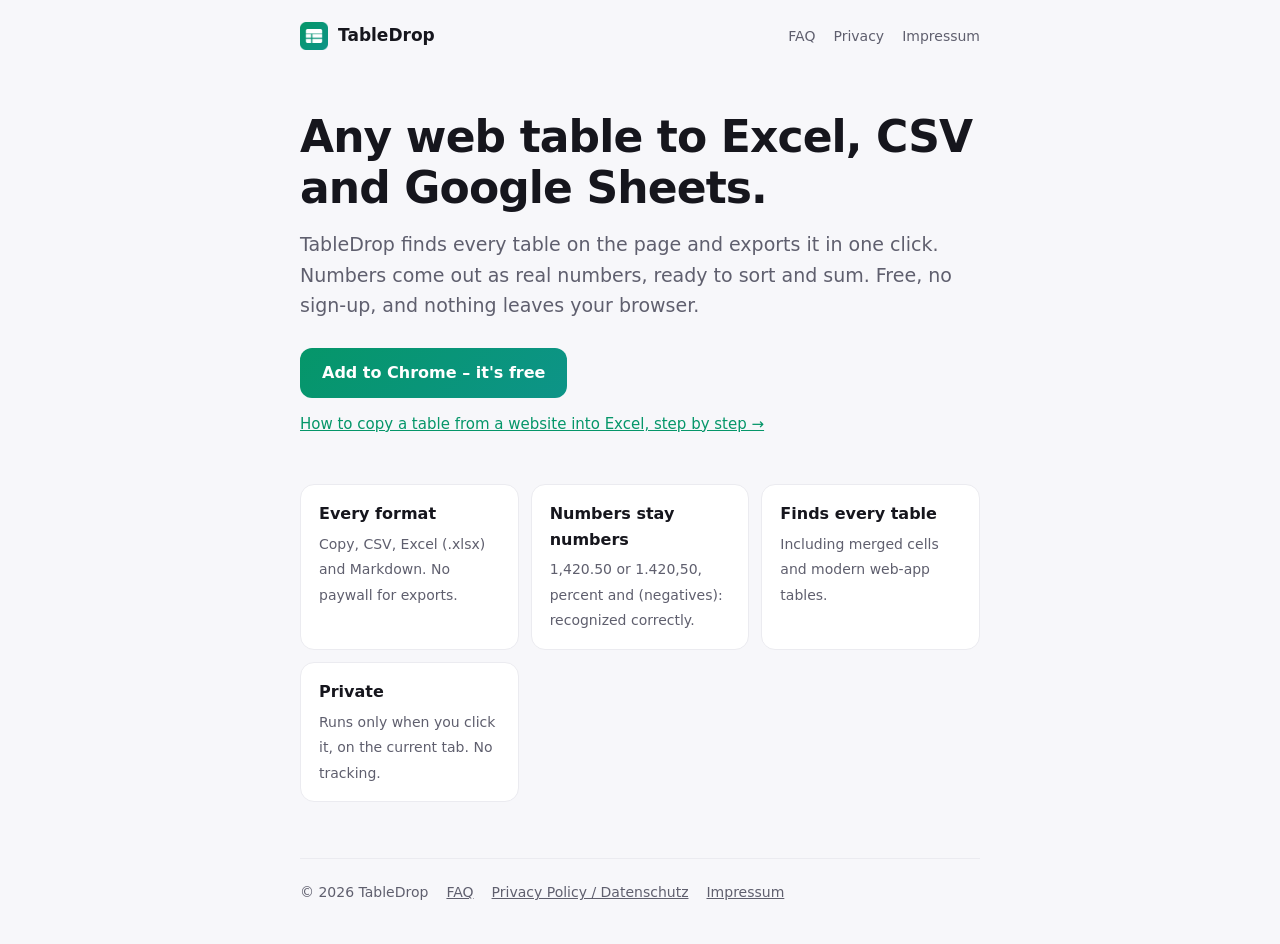
<file: index.html>
<!doctype html>
<html lang="en">
<head>
  <meta charset="utf-8">
  <meta name="viewport" content="width=device-width, initial-scale=1">
  <title>TableDrop – Export Web Tables to Excel, CSV &amp; Google Sheets</title>
  <meta name="description" content="Free Chrome extension: copy or export any table on a web page to Excel, CSV, Google Sheets or Markdown in one click. Numbers stay numbers. No sign-up.">
  <link rel="icon" href="icon.png">
  <link rel="stylesheet" href="style.css">
</head>
<body>
  <div class="wrap">
    <nav>
      <a class="brand" href="./"><img src="icon.png" alt="">TableDrop</a>
      <div class="links"><a href="faq.html">FAQ</a><a href="privacy.html">Privacy</a><a href="impressum.html">Impressum</a></div>
    </nav>

    <h1>Any web table to Excel, CSV and Google Sheets.</h1>
    <p class="lead">TableDrop finds every table on the page and exports it in one click. Numbers come out as real numbers, ready to sort and sum. Free, no sign-up, and nothing leaves your browser.</p>
    <a class="cta" href="https://chromewebstore.google.com/detail/hjachfobdpehiepppnnbpfjkfhcamkgc">Add to Chrome – it's free</a>
    <p class="muted" style="margin-top:14px;font-size:15px"><a href="faq.html">How to copy a table from a website into Excel, step by step →</a></p>

    <div class="features">
      <div class="feature"><strong>Every format</strong><span>Copy, CSV, Excel (.xlsx) and Markdown. No paywall for exports.</span></div>
      <div class="feature"><strong>Numbers stay numbers</strong><span>1,420.50 or 1.420,50, percent and (negatives): recognized correctly.</span></div>
      <div class="feature"><strong>Finds every table</strong><span>Including merged cells and modern web-app tables.</span></div>
      <div class="feature"><strong>Private</strong><span>Runs only when you click it, on the current tab. No tracking.</span></div>
    </div>

    <footer>
      <span>© 2026 TableDrop</span>
      <a href="faq.html">FAQ</a>
      <a href="privacy.html">Privacy Policy / Datenschutz</a>
      <a href="impressum.html">Impressum</a>
    </footer>
  </div>
</body>
</html>
</file>
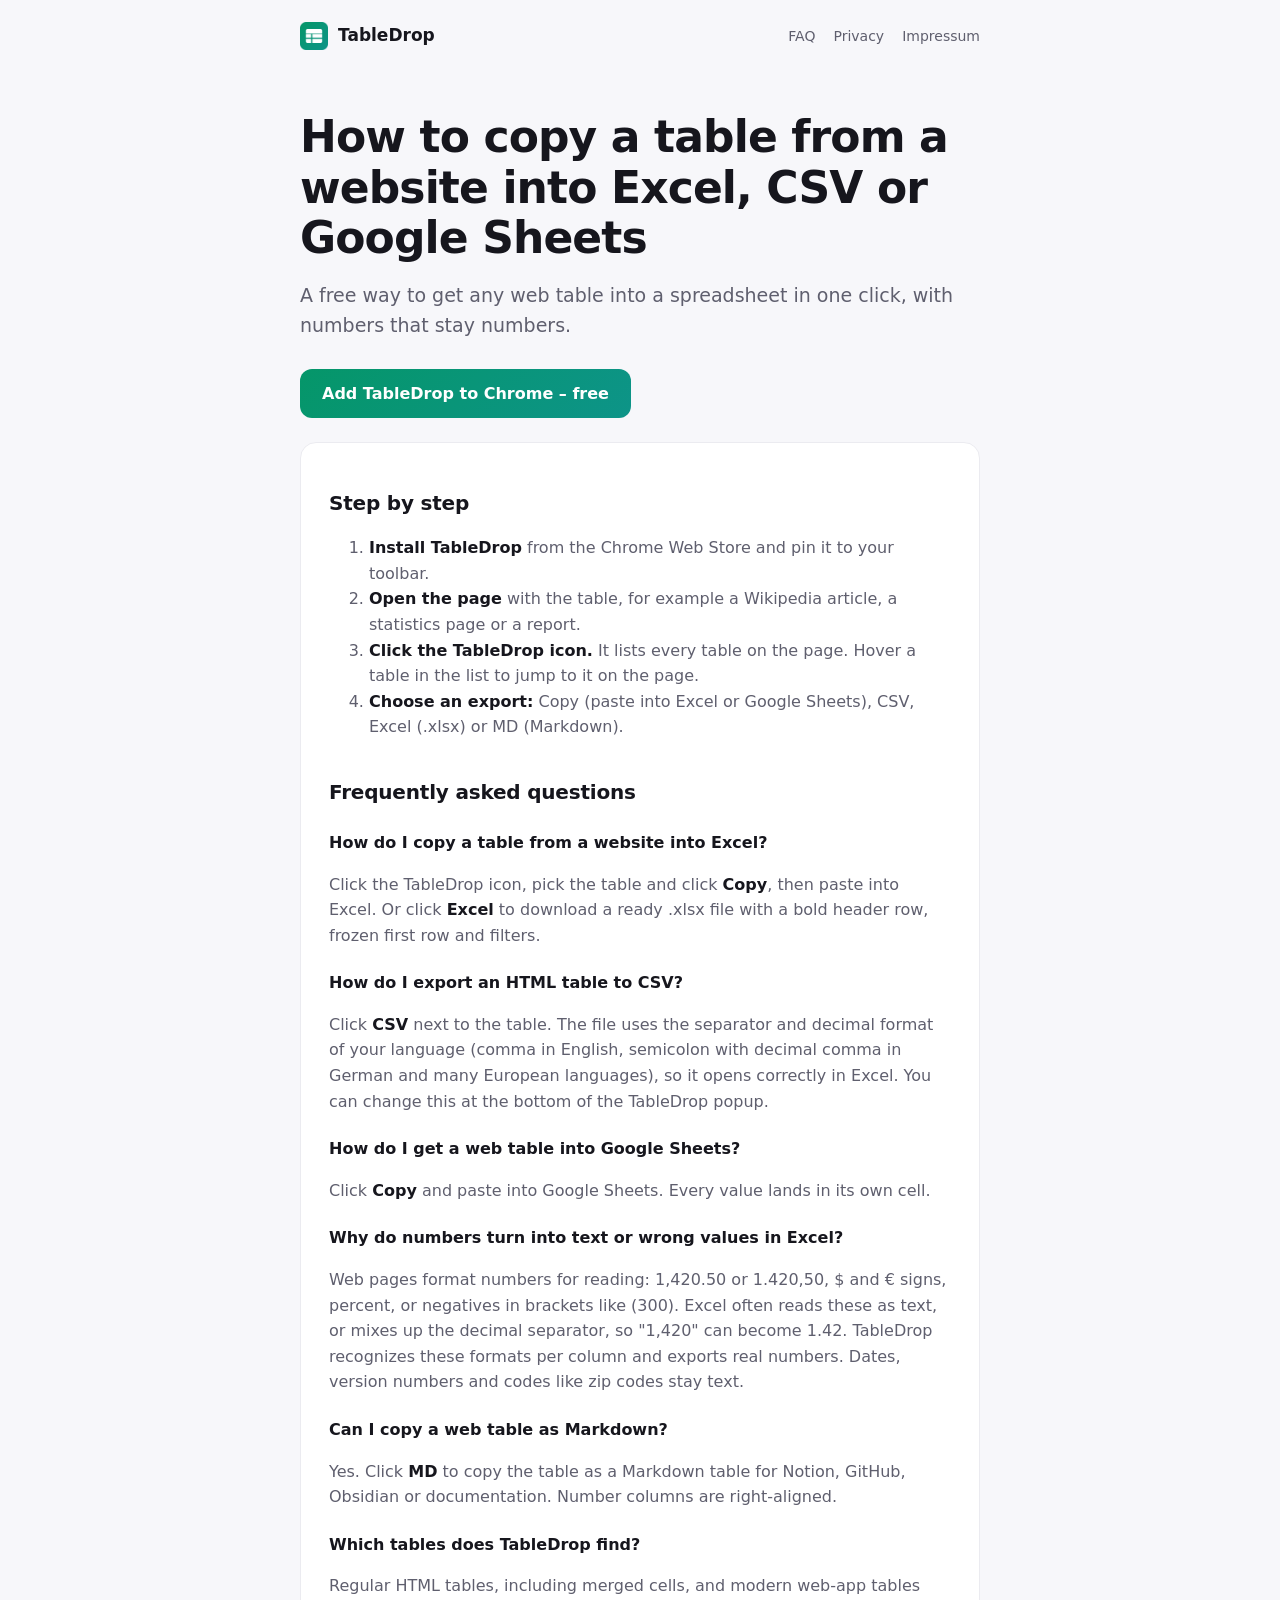
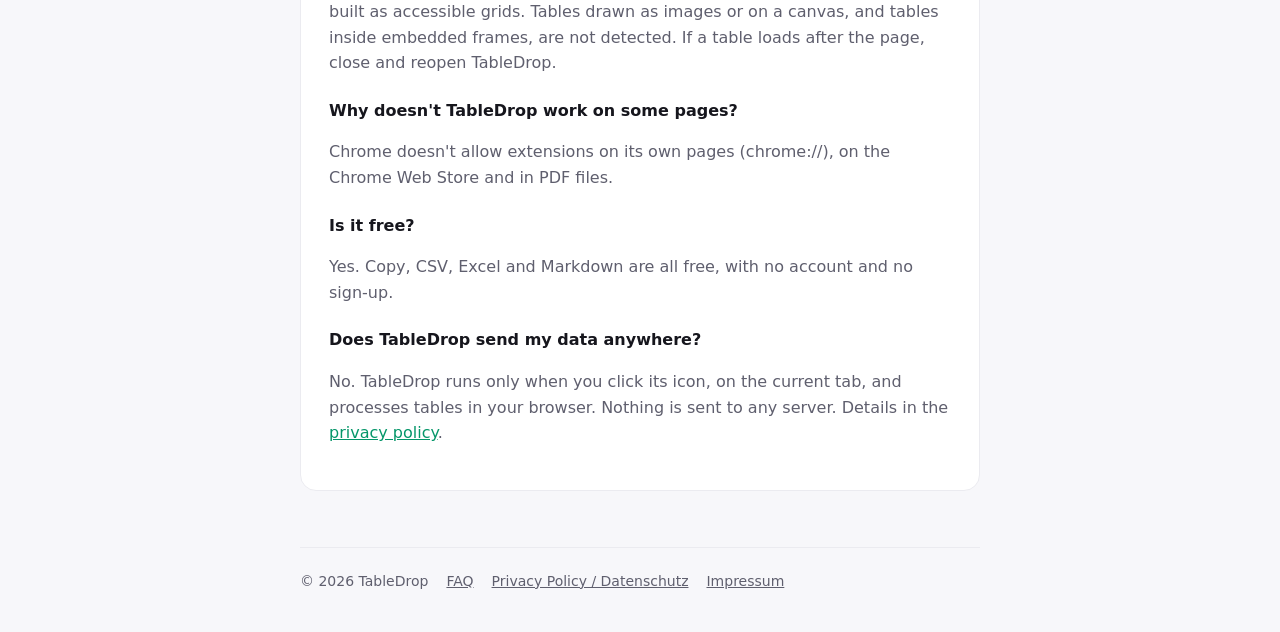
<file: faq.html>
<!doctype html>
<html lang="en">
<head>
  <meta charset="utf-8">
  <meta name="viewport" content="width=device-width, initial-scale=1">
  <title>How to copy a table from a website into Excel, CSV or Google Sheets – TableDrop FAQ</title>
  <meta name="description" content="How to copy or export any table from a web page to Excel, CSV, Google Sheets or Markdown for free, with numbers kept as real numbers.">
  <link rel="icon" href="icon.png">
  <link rel="stylesheet" href="style.css">
  <script type="application/ld+json">
  {
    "@context": "https://schema.org",
    "@type": "FAQPage",
    "mainEntity": [
      {"@type": "Question", "name": "How do I copy a table from a website into Excel?",
       "acceptedAnswer": {"@type": "Answer", "text": "Install the free TableDrop extension for Chrome, open the page and click the TableDrop icon. Pick the table and click Copy, then paste into Excel. Or click Excel to download a ready .xlsx file."}},
      {"@type": "Question", "name": "How do I export an HTML table to CSV?",
       "acceptedAnswer": {"@type": "Answer", "text": "Click the TableDrop icon on the page, then click CSV next to the table. The CSV uses the separator and decimal format of your language, so it opens correctly in Excel."}},
      {"@type": "Question", "name": "How do I get a web table into Google Sheets?",
       "acceptedAnswer": {"@type": "Answer", "text": "Click Copy in TableDrop and paste into Google Sheets. Every value lands in its own cell, and numbers stay numbers."}},
      {"@type": "Question", "name": "Why do numbers turn into text or wrong values when I copy a table into Excel?",
       "acceptedAnswer": {"@type": "Answer", "text": "Web pages format numbers for reading, for example 1,420.50 or 1.420,50, with currency symbols or percent signs. Excel often reads these as text or with the wrong decimal separator. TableDrop recognizes these formats per column and exports real numbers."}},
      {"@type": "Question", "name": "Can I copy a web table as Markdown?",
       "acceptedAnswer": {"@type": "Answer", "text": "Yes. Click MD in TableDrop to copy the table as a Markdown table for Notion, GitHub, Obsidian or documentation."}},
      {"@type": "Question", "name": "Is TableDrop free?",
       "acceptedAnswer": {"@type": "Answer", "text": "Yes. Copy, CSV, Excel and Markdown export are all free, with no account and no sign-up."}},
      {"@type": "Question", "name": "Does TableDrop send my data anywhere?",
       "acceptedAnswer": {"@type": "Answer", "text": "No. TableDrop runs only when you click its icon, on the current tab, and processes tables in your browser. Nothing is sent to any server."}}
    ]
  }
  </script>
</head>
<body>
  <div class="wrap">
    <nav>
      <a class="brand" href="./"><img src="icon.png" alt="">TableDrop</a>
      <div class="links"><a href="faq.html">FAQ</a><a href="privacy.html">Privacy</a><a href="impressum.html">Impressum</a></div>
    </nav>

    <h1>How to copy a table from a website into Excel, CSV or Google Sheets</h1>
    <p class="lead">A free way to get any web table into a spreadsheet in one click, with numbers that stay numbers.</p>
    <a class="cta" href="https://chromewebstore.google.com/detail/hjachfobdpehiepppnnbpfjkfhcamkgc">Add TableDrop to Chrome – free</a>

    <div class="doc">
      <h2>Step by step</h2>
      <ol>
        <li><strong>Install TableDrop</strong> from the Chrome Web Store and pin it to your toolbar.</li>
        <li><strong>Open the page</strong> with the table, for example a Wikipedia article, a statistics page or a report.</li>
        <li><strong>Click the TableDrop icon.</strong> It lists every table on the page. Hover a table in the list to jump to it on the page.</li>
        <li><strong>Choose an export:</strong> Copy (paste into Excel or Google Sheets), CSV, Excel (.xlsx) or MD (Markdown).</li>
      </ol>

      <h2>Frequently asked questions</h2>

      <h3>How do I copy a table from a website into Excel?</h3>
      <p>Click the TableDrop icon, pick the table and click <strong>Copy</strong>, then paste into Excel. Or click <strong>Excel</strong> to download a ready .xlsx file with a bold header row, frozen first row and filters.</p>

      <h3>How do I export an HTML table to CSV?</h3>
      <p>Click <strong>CSV</strong> next to the table. The file uses the separator and decimal format of your language (comma in English, semicolon with decimal comma in German and many European languages), so it opens correctly in Excel. You can change this at the bottom of the TableDrop popup.</p>

      <h3>How do I get a web table into Google Sheets?</h3>
      <p>Click <strong>Copy</strong> and paste into Google Sheets. Every value lands in its own cell.</p>

      <h3>Why do numbers turn into text or wrong values in Excel?</h3>
      <p>Web pages format numbers for reading: 1,420.50 or 1.420,50, $ and € signs, percent, or negatives in brackets like (300). Excel often reads these as text, or mixes up the decimal separator, so "1,420" can become 1.42. TableDrop recognizes these formats per column and exports real numbers. Dates, version numbers and codes like zip codes stay text.</p>

      <h3>Can I copy a web table as Markdown?</h3>
      <p>Yes. Click <strong>MD</strong> to copy the table as a Markdown table for Notion, GitHub, Obsidian or documentation. Number columns are right-aligned.</p>

      <h3>Which tables does TableDrop find?</h3>
      <p>Regular HTML tables, including merged cells, and modern web-app tables built as accessible grids. Tables drawn as images or on a canvas, and tables inside embedded frames, are not detected. If a table loads after the page, close and reopen TableDrop.</p>

      <h3>Why doesn't TableDrop work on some pages?</h3>
      <p>Chrome doesn't allow extensions on its own pages (chrome://), on the Chrome Web Store and in PDF files.</p>

      <h3>Is it free?</h3>
      <p>Yes. Copy, CSV, Excel and Markdown are all free, with no account and no sign-up.</p>

      <h3>Does TableDrop send my data anywhere?</h3>
      <p>No. TableDrop runs only when you click its icon, on the current tab, and processes tables in your browser. Nothing is sent to any server. Details in the <a href="privacy.html">privacy policy</a>.</p>
    </div>

    <footer>
      <span>© 2026 TableDrop</span>
      <a href="faq.html">FAQ</a>
      <a href="privacy.html">Privacy Policy / Datenschutz</a>
      <a href="impressum.html">Impressum</a>
    </footer>
  </div>
</body>
</html>
</file>
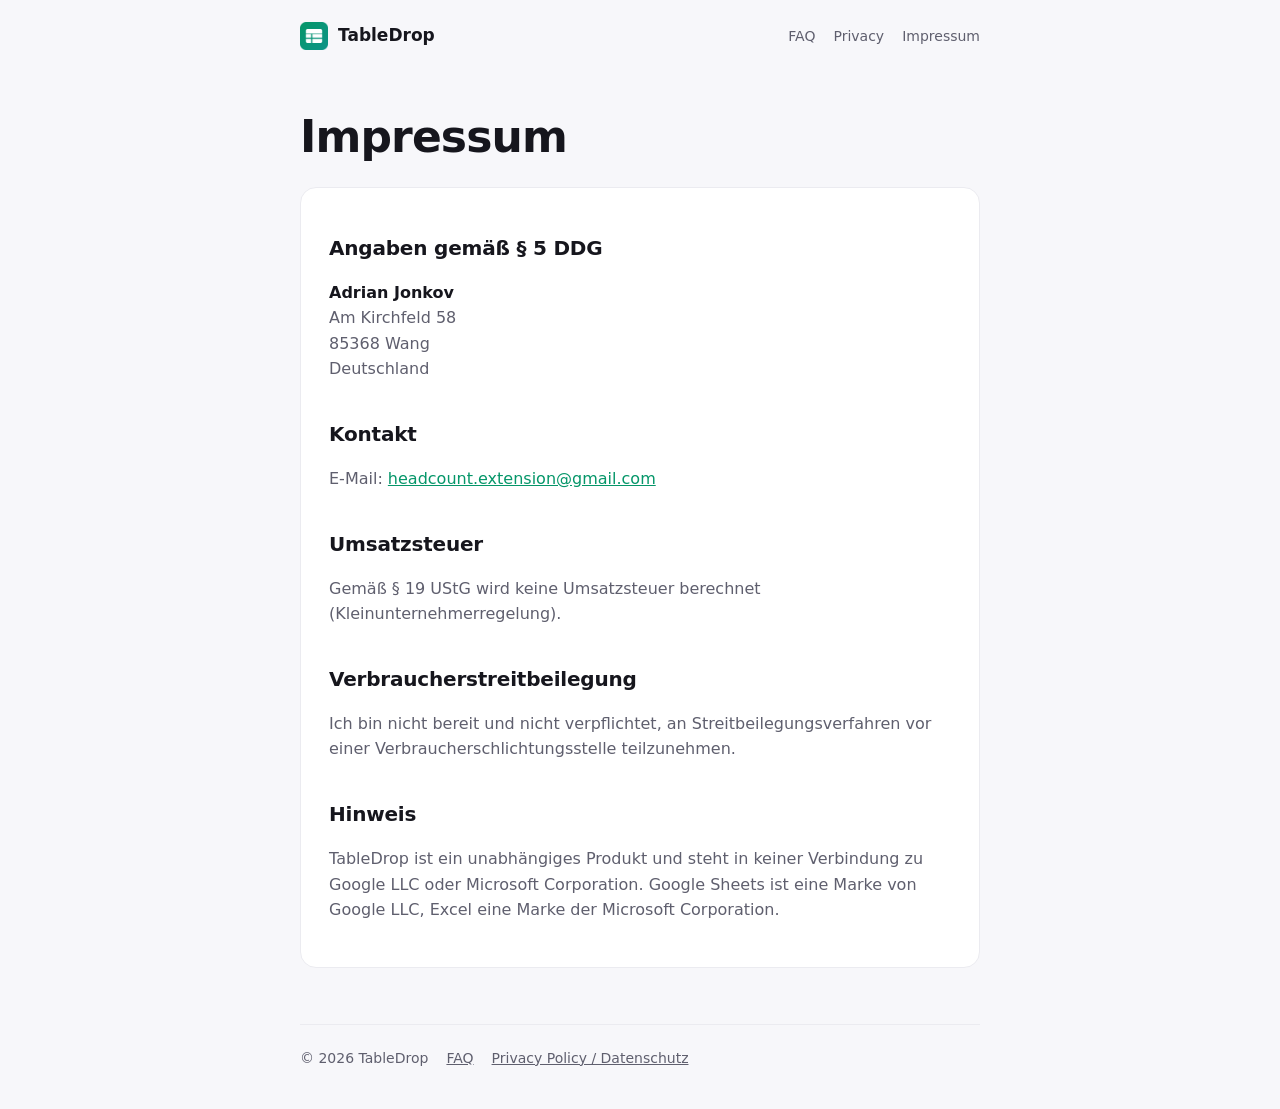
<file: impressum.html>
<!doctype html>
<html lang="de">
<head>
  <meta charset="utf-8">
  <meta name="viewport" content="width=device-width, initial-scale=1">
  <title>Impressum – TableDrop</title>
  <meta name="robots" content="noindex">
  <link rel="icon" href="icon.png">
  <link rel="stylesheet" href="style.css">
</head>
<body>
  <div class="wrap">
    <nav>
      <a class="brand" href="./"><img src="icon.png" alt="">TableDrop</a>
      <div class="links"><a href="faq.html">FAQ</a><a href="privacy.html">Privacy</a><a href="impressum.html">Impressum</a></div>
    </nav>

    <h1>Impressum</h1>

    <div class="doc">
      <h2>Angaben gemäß § 5 DDG</h2>
      <p>
        <strong>Adrian Jonkov</strong><br>
        Am Kirchfeld 58<br>
        85368 Wang<br>
        Deutschland
      </p>

      <h2>Kontakt</h2>
      <p>E-Mail: <a href="mailto:headcount.extension@gmail.com">headcount.extension@gmail.com</a></p>

      <h2>Umsatzsteuer</h2>
      <p>Gemäß § 19 UStG wird keine Umsatzsteuer berechnet (Kleinunternehmerregelung).</p>

      <h2>Verbraucherstreitbeilegung</h2>
      <p>Ich bin nicht bereit und nicht verpflichtet, an Streitbeilegungsverfahren vor einer Verbraucherschlichtungsstelle teilzunehmen.</p>

      <h2>Hinweis</h2>
      <p>TableDrop ist ein unabhängiges Produkt und steht in keiner Verbindung zu Google LLC oder Microsoft Corporation. Google Sheets ist eine Marke von Google LLC, Excel eine Marke der Microsoft Corporation.</p>
    </div>

    <footer>
      <span>© 2026 TableDrop</span>
      <a href="faq.html">FAQ</a>
      <a href="privacy.html">Privacy Policy / Datenschutz</a>
    </footer>
  </div>
</body>
</html>
</file>
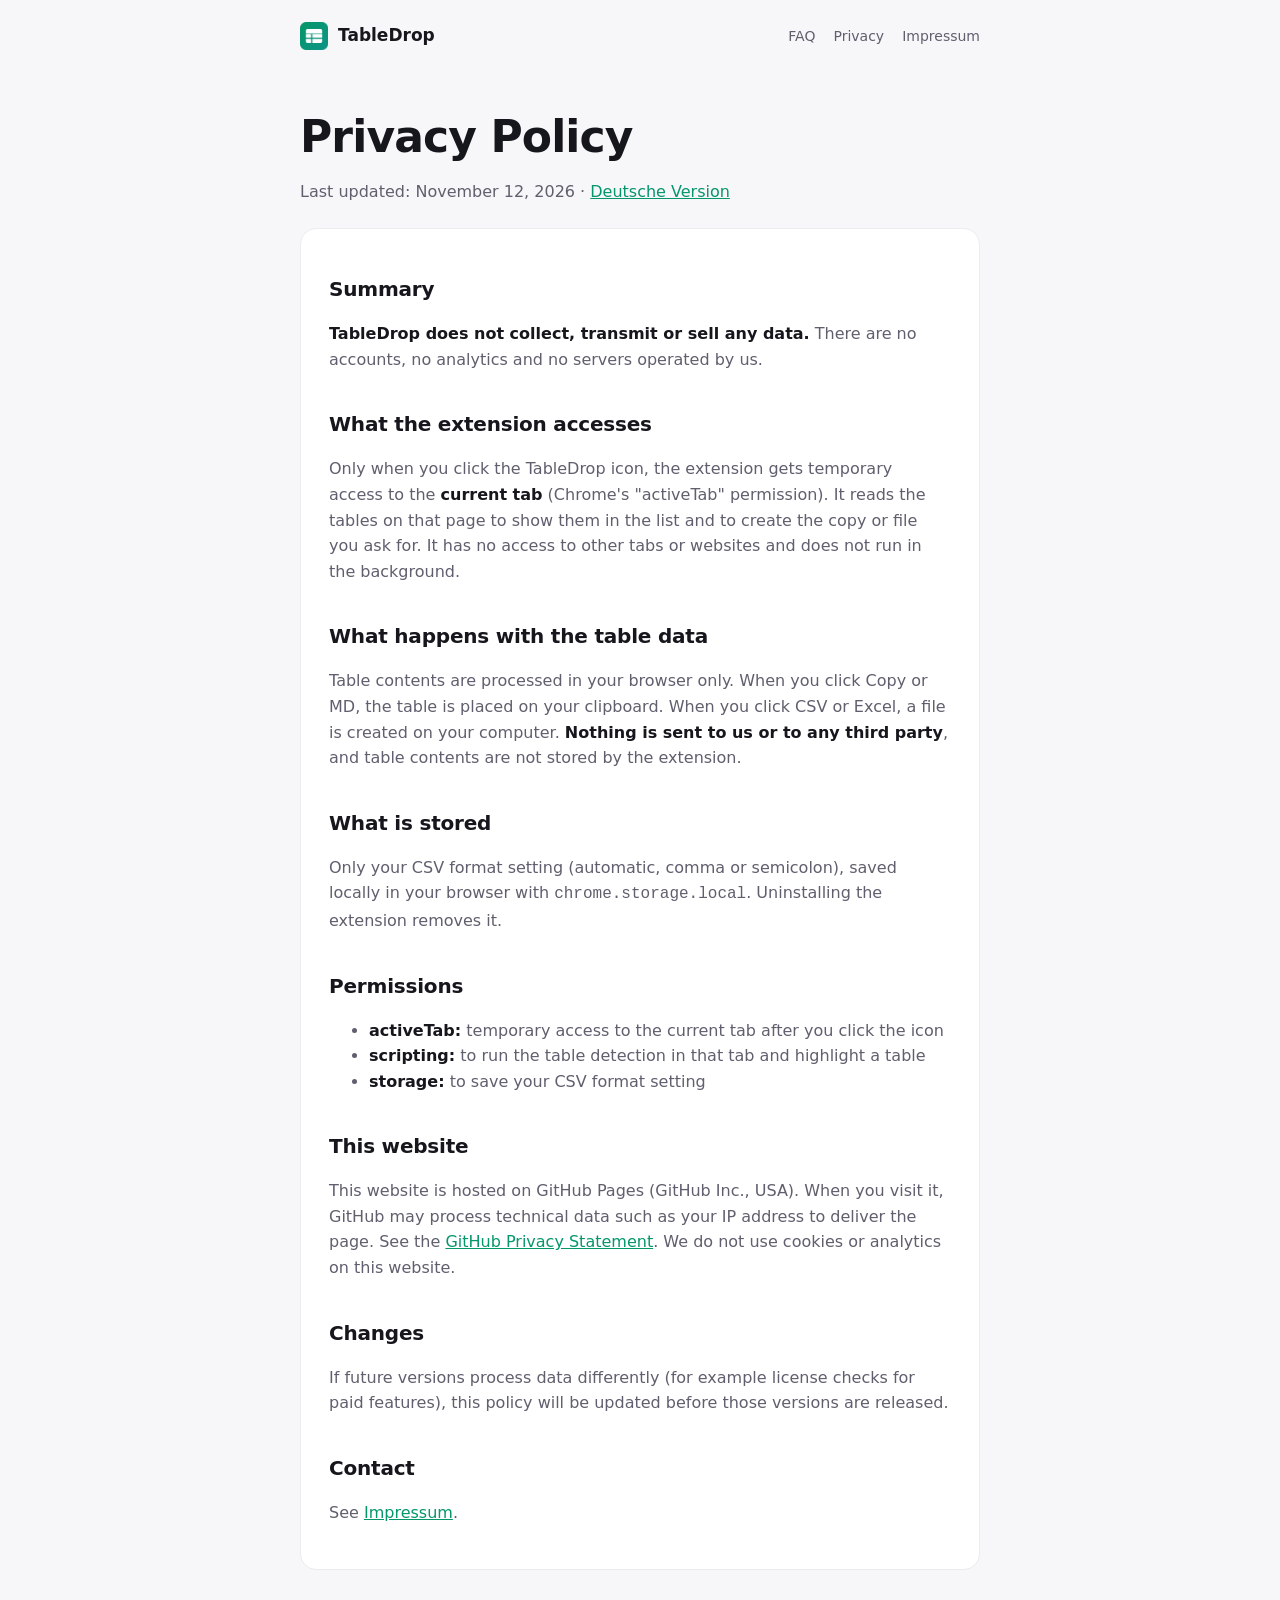
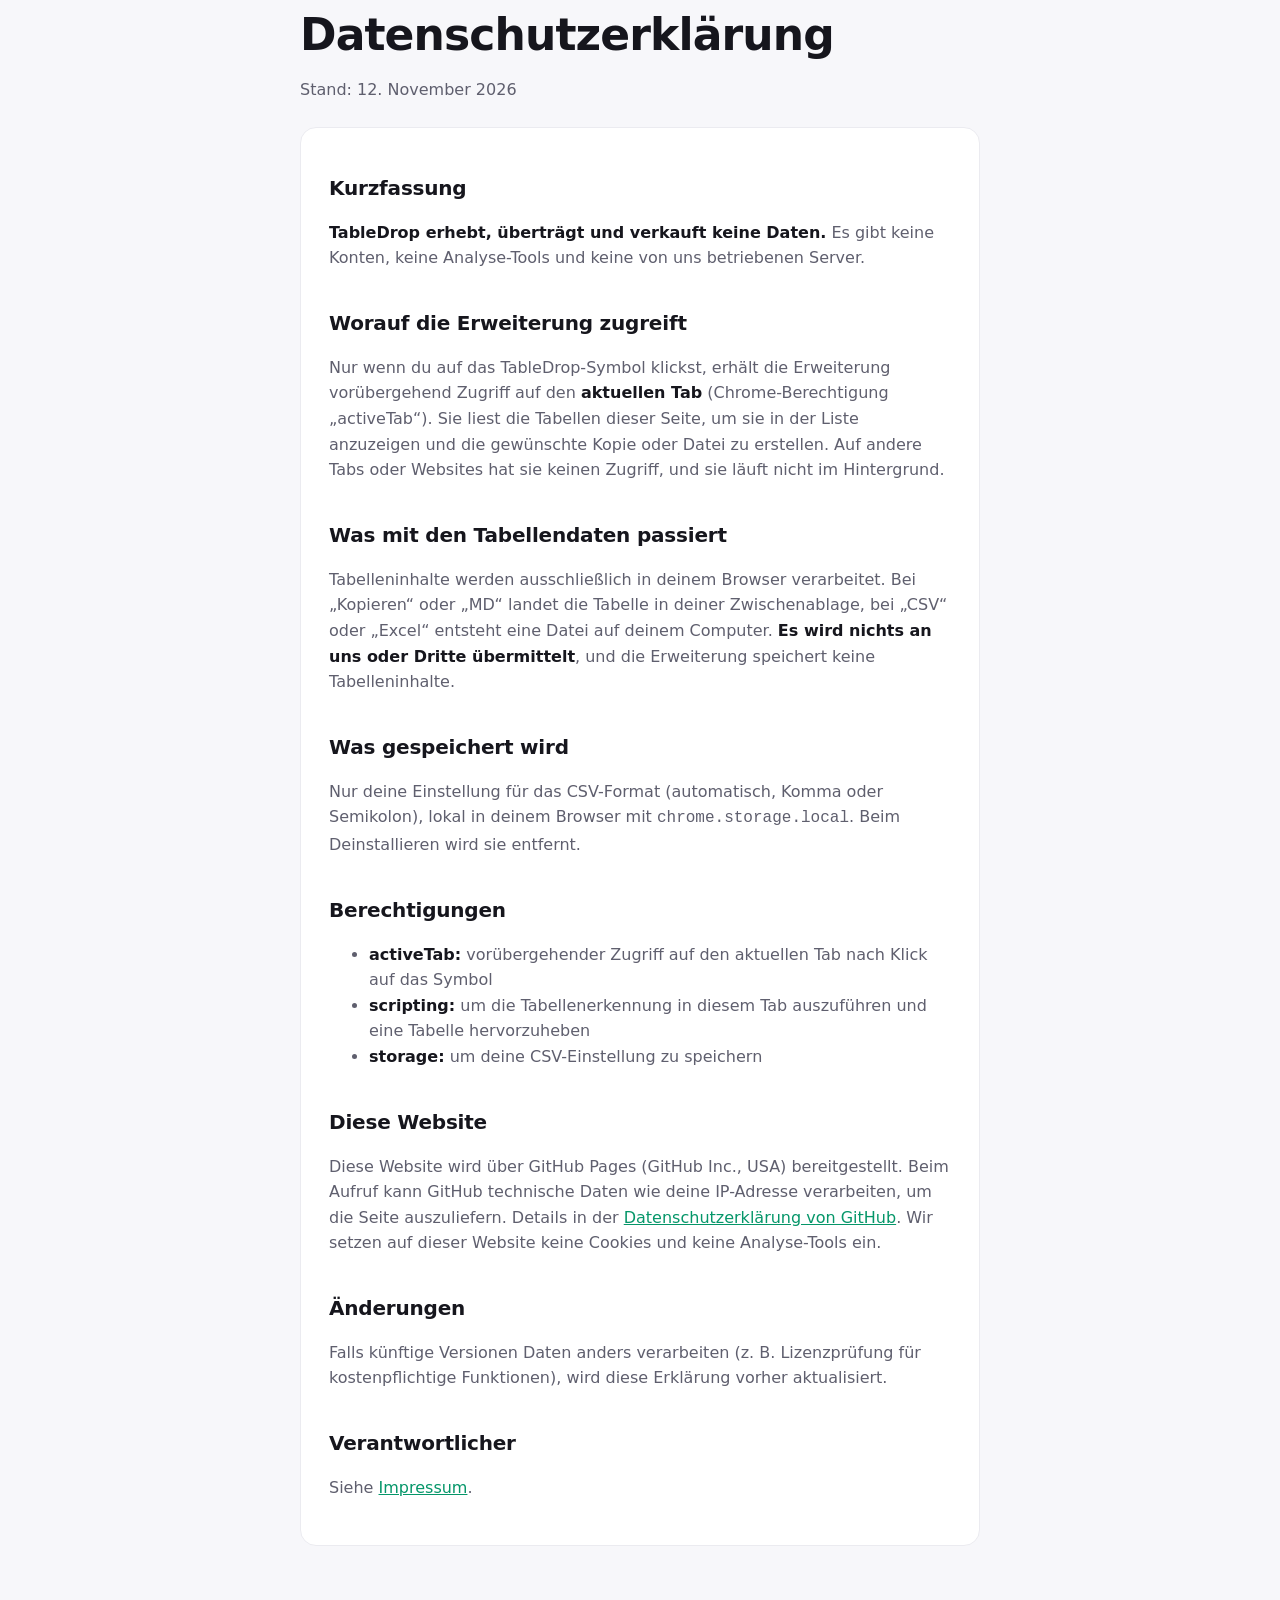
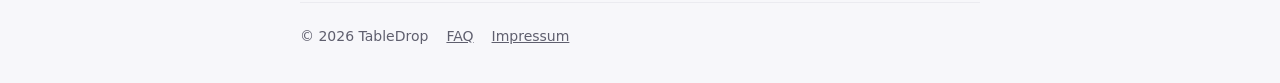
<file: privacy.html>
<!doctype html>
<html lang="en">
<head>
  <meta charset="utf-8">
  <meta name="viewport" content="width=device-width, initial-scale=1">
  <title>Privacy Policy – TableDrop</title>
  <link rel="icon" href="icon.png">
  <link rel="stylesheet" href="style.css">
</head>
<body>
  <div class="wrap">
    <nav>
      <a class="brand" href="./"><img src="icon.png" alt="">TableDrop</a>
      <div class="links"><a href="faq.html">FAQ</a><a href="privacy.html">Privacy</a><a href="impressum.html">Impressum</a></div>
    </nav>

    <h1>Privacy Policy</h1>
    <p class="muted">Last updated: November 12, 2026 · <a href="#de">Deutsche Version</a></p>

    <div class="doc">
      <h2>Summary</h2>
      <p><strong>TableDrop does not collect, transmit or sell any data.</strong> There are no accounts, no analytics and no servers operated by us.</p>

      <h2>What the extension accesses</h2>
      <p>Only when you click the TableDrop icon, the extension gets temporary access to the <strong>current tab</strong> (Chrome's "activeTab" permission). It reads the tables on that page to show them in the list and to create the copy or file you ask for. It has no access to other tabs or websites and does not run in the background.</p>

      <h2>What happens with the table data</h2>
      <p>Table contents are processed in your browser only. When you click Copy or MD, the table is placed on your clipboard. When you click CSV or Excel, a file is created on your computer. <strong>Nothing is sent to us or to any third party</strong>, and table contents are not stored by the extension.</p>

      <h2>What is stored</h2>
      <p>Only your CSV format setting (automatic, comma or semicolon), saved locally in your browser with <code>chrome.storage.local</code>. Uninstalling the extension removes it.</p>

      <h2>Permissions</h2>
      <ul>
        <li><strong>activeTab:</strong> temporary access to the current tab after you click the icon</li>
        <li><strong>scripting:</strong> to run the table detection in that tab and highlight a table</li>
        <li><strong>storage:</strong> to save your CSV format setting</li>
      </ul>

      <h2>This website</h2>
      <p>This website is hosted on GitHub Pages (GitHub Inc., USA). When you visit it, GitHub may process technical data such as your IP address to deliver the page. See the <a href="https://docs.github.com/en/site-policy/privacy-policies/github-general-privacy-statement">GitHub Privacy Statement</a>. We do not use cookies or analytics on this website.</p>

      <h2>Changes</h2>
      <p>If future versions process data differently (for example license checks for paid features), this policy will be updated before those versions are released.</p>

      <h2>Contact</h2>
      <p>See <a href="impressum.html">Impressum</a>.</p>
    </div>

    <h1 id="de">Datenschutzerklärung</h1>
    <p class="muted">Stand: 12. November 2026</p>

    <div class="doc">
      <h2>Kurzfassung</h2>
      <p><strong>TableDrop erhebt, überträgt und verkauft keine Daten.</strong> Es gibt keine Konten, keine Analyse-Tools und keine von uns betriebenen Server.</p>

      <h2>Worauf die Erweiterung zugreift</h2>
      <p>Nur wenn du auf das TableDrop-Symbol klickst, erhält die Erweiterung vorübergehend Zugriff auf den <strong>aktuellen Tab</strong> (Chrome-Berechtigung „activeTab“). Sie liest die Tabellen dieser Seite, um sie in der Liste anzuzeigen und die gewünschte Kopie oder Datei zu erstellen. Auf andere Tabs oder Websites hat sie keinen Zugriff, und sie läuft nicht im Hintergrund.</p>

      <h2>Was mit den Tabellendaten passiert</h2>
      <p>Tabelleninhalte werden ausschließlich in deinem Browser verarbeitet. Bei „Kopieren“ oder „MD“ landet die Tabelle in deiner Zwischenablage, bei „CSV“ oder „Excel“ entsteht eine Datei auf deinem Computer. <strong>Es wird nichts an uns oder Dritte übermittelt</strong>, und die Erweiterung speichert keine Tabelleninhalte.</p>

      <h2>Was gespeichert wird</h2>
      <p>Nur deine Einstellung für das CSV-Format (automatisch, Komma oder Semikolon), lokal in deinem Browser mit <code>chrome.storage.local</code>. Beim Deinstallieren wird sie entfernt.</p>

      <h2>Berechtigungen</h2>
      <ul>
        <li><strong>activeTab:</strong> vorübergehender Zugriff auf den aktuellen Tab nach Klick auf das Symbol</li>
        <li><strong>scripting:</strong> um die Tabellenerkennung in diesem Tab auszuführen und eine Tabelle hervorzuheben</li>
        <li><strong>storage:</strong> um deine CSV-Einstellung zu speichern</li>
      </ul>

      <h2>Diese Website</h2>
      <p>Diese Website wird über GitHub Pages (GitHub Inc., USA) bereitgestellt. Beim Aufruf kann GitHub technische Daten wie deine IP-Adresse verarbeiten, um die Seite auszuliefern. Details in der <a href="https://docs.github.com/de/site-policy/privacy-policies/github-general-privacy-statement">Datenschutzerklärung von GitHub</a>. Wir setzen auf dieser Website keine Cookies und keine Analyse-Tools ein.</p>

      <h2>Änderungen</h2>
      <p>Falls künftige Versionen Daten anders verarbeiten (z. B. Lizenzprüfung für kostenpflichtige Funktionen), wird diese Erklärung vorher aktualisiert.</p>

      <h2>Verantwortlicher</h2>
      <p>Siehe <a href="impressum.html">Impressum</a>.</p>
    </div>

    <footer>
      <span>© 2026 TableDrop</span>
      <a href="faq.html">FAQ</a>
      <a href="impressum.html">Impressum</a>
    </footer>
  </div>
</body>
</html>
</file>
<file: style.css>
:root {
  --bg: #f7f7fa;
  --surface: #ffffff;
  --fg: #16161d;
  --muted: #5f5f6e;
  --line: #ebebf0;
  --brand: #059669;
  --brand-2: #0d9488;
}
@media (prefers-color-scheme: dark) {
  :root { --bg: #111114; --surface: #1b1b20; --fg: #ededf2; --muted: #a0a0ad; --line: #2a2a31; --brand: #34d399; --brand-2: #2dd4bf; }
}
* { box-sizing: border-box; }
body { margin: 0; background: var(--bg); color: var(--fg); font: 16px/1.6 system-ui, -apple-system, "Segoe UI", Roboto, sans-serif; -webkit-font-smoothing: antialiased; }
.wrap { max-width: 720px; margin: 0 auto; padding: 0 20px; }
nav { display: flex; align-items: center; gap: 10px; padding: 22px 0; }
nav a.brand { display: flex; align-items: center; gap: 10px; font-weight: 650; color: inherit; text-decoration: none; font-size: 17px; }
nav img { width: 28px; height: 28px; }
nav .links { margin-left: auto; display: flex; gap: 18px; font-size: 14px; }
a { color: var(--brand); }
nav .links a { color: var(--muted); text-decoration: none; }
nav .links a:hover { color: var(--fg); }
h1 { font-size: clamp(30px, 6vw, 44px); line-height: 1.15; letter-spacing: -.02em; margin: 40px 0 16px; }
h2 { font-size: 20px; margin: 36px 0 8px; letter-spacing: -.01em; }
h3 { font-size: 16px; margin: 22px 0 4px; }
.lead { font-size: 19px; color: var(--muted); margin: 0 0 28px; }
.cta { display: inline-block; padding: 12px 22px; border-radius: 12px; color: #fff; font-weight: 600; text-decoration: none; background: linear-gradient(135deg, var(--brand), var(--brand-2)); }
.features { display: grid; grid-template-columns: repeat(auto-fit, minmax(200px, 1fr)); gap: 12px; margin: 48px 0; }
.feature { background: var(--surface); border: 1px solid var(--line); border-radius: 14px; padding: 16px 18px; }
.feature strong { display: block; margin-bottom: 4px; }
.feature span { color: var(--muted); font-size: 14px; }
.doc { background: var(--surface); border: 1px solid var(--line); border-radius: 16px; padding: 8px 28px 28px; margin: 24px 0; }
.doc p, .doc li { color: var(--muted); }
.doc strong { color: var(--fg); }
.muted { color: var(--muted); }
footer { border-top: 1px solid var(--line); margin-top: 56px; padding: 22px 0 40px; font-size: 14px; color: var(--muted); display: flex; gap: 18px; flex-wrap: wrap; }
footer a { color: var(--muted); }
</file>
